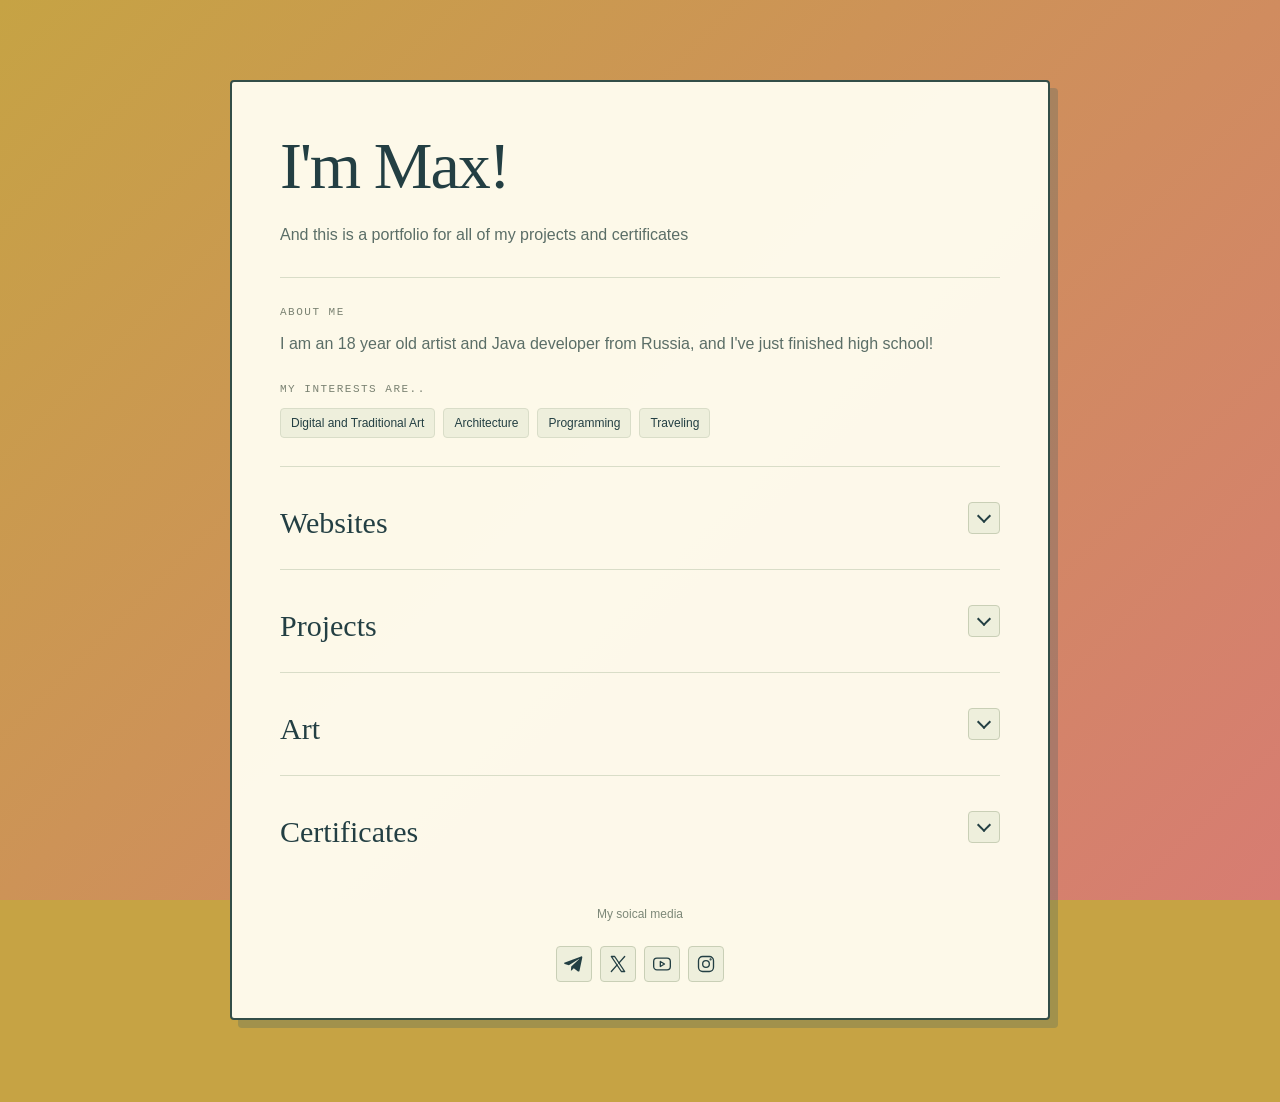
<file: index.html>
<!doctype html>
<html lang="en">
  <head>
    <meta charset="UTF-8">
    <meta name="viewport" content="width=device-width, initial-scale=1">
    <title>
      -..|..-|-.-.|-.-
    </title>
    <link rel="stylesheet" href="style.css">
  </head>
  <body>
    <main>
      <article class="card">
        <h1>
          I'm Max!
        </h1>
        <p>
          And this is a portfolio for all of my projects and certificates
        </p>
        <hr class="rule">
        <div class="label">
          About me
        </div>
        <p class="about-description">
          I am an 18 year old artist and Java developer from Russia, and I've just finished high school!
        </p>
        <div class="label">
          My interests are..
        </div>
        <div class="tags">
          <span>
            Digital and Traditional Art
          </span>
          <span>
            Architecture
          </span>
          <span>
            Programming
          </span>
          <span>
            Traveling
          </span>
        </div>
<div class="portfolio-grid">
          <details class="category" id="websites">
            <summary>
              <span class="category-heading">
                <span class="category-title" id="websites-title">Websites</span>
              </span>
              <span class="category-toggle" aria-hidden="true"></span>
            </summary>
            <div class="category-content">
              <p>Some of my HTML and JavaScript web projects</p>
              <div class="website-list">
                <article class="portfolio-entry website-panel">
                  <div class="website-image">
                    <img src="assets/catalog.png" alt="Catalog website preview" loading="lazy">
                  </div>
                  <div class="website-info">
                    <h3>Phaleristics collection</h3>
                    <p>A catalog of my father's orders, medals, and badges collection with descriptions (WIP)</p>
                    <a class="website-link" href="https://phaleristics.site" target="_blank" rel="noopener noreferrer">Visit website <span aria-hidden="true">&#8599;</span></a>
                  </div>
                  <p class="website-description-placeholder">This is a Java/HTML project featuring my father's entire collection of orders, medals, and badges from different eras and time periods. It took him years to acquire such a museum-level collection, where each award has its own history, and now, with my help, he can have it all sorted and marked in one system. This website not only allowed me to practice my coding skills, but also to learn more about the history of each individual award and document, and to immortalize my father's work and the memory of our ancestors.</p>
                </article>
                <article class="portfolio-entry website-panel">
                  <div class="website-image">
                    <img src="assets/dollweb.png" alt="Doll website preview" loading="lazy">
                  </div>
                  <div class="website-info">
                    <h3>Doll portfolio</h3>
                    <p>A showcase of my mother's doll collection and related projects</p>
                    <a class="website-link" href="https://mygrownchildhood.ru" target="_blank" rel="noopener noreferrer">Visit website <span aria-hidden="true">&#8599;</span></a>
                  </div>
                  <p class="website-description-placeholder">This website wasn't as complicated as the last, but definitely as meaningful. My mother has always had a compassion for vintage dolls; she put her entire soul into every single doll she restored and sewed clothes for, and this website gathers all of her work in one place.</p>
                </article>
                <article class="portfolio-entry website-panel">
                  <div class="website-image">
                    <img src="assets/tankmerge.png" alt="Tank Merge website preview" loading="lazy">
                  </div>
                  <div class="website-info">
                    <h3>Tank merge</h3>
                    <p>One of the first websites I made, a game about merging tanks and even multiplayer (WIP)</p>
                    <a class="website-link" href="https://github.com/uraniumduckie/Tank-Merge" target="_blank" rel="noopener noreferrer" >Coming soon <span aria-hidden="true">&#8599;</span></a>
                  </div>
                  <p class="website-description-placeholder">My most ambitious project to date, Tank Merge is a fun merging game with an exponential increase in difficulty with each newly unlocked tank. Multiplayer is currently in development, as I am planning to release this game on Steam sometime in the future.</p>
                </article>
              </div>
            </div>
          </details>

          <details class="category" id="projects">
            <summary>
              <span class="category-heading">
                <span class="category-title" id="projects-title">Projects</span>
              </span>
              <span class="category-toggle" aria-hidden="true"></span>
            </summary>
            <div class="category-content">
            <p>Experimenting and passion projects</p>
              <article class="portfolio-entry website-panel">
                <div class="website-image">
                  <img src="assets/blonks.png" alt="Blonks project image" loading="lazy">
                </div>
                <div class="website-info">
                  <h3>Blonks</h3>
                  <p>A Java modification for Minecraft I made with my friend</p>
                  <a class="website-link" href="https://modrinth.com/mod/blonks" target="_blank" rel="noopener noreferrer">View on Modrinth <span aria-hidden="true">&#8599;</span></a>
                </div>
              </article>
            </div>
          </details>

          <details class="category" id="art">
            <summary>
              <span class="category-heading">
                <span class="category-title" id="art-title">Art</span>
              </span>
              <span class="category-toggle" aria-hidden="true"></span>
            </summary>
            <div class="category-content">
              <p>Digital art and illustrations</p>
              <a class="portfolio-entry website-panel art-gallery-link" href="art.html">
                <div class="website-image">
                  <img src="assets/art.png" alt="Art gallery preview" loading="lazy">
                </div>
                <div class="website-info">
                  <h3>My art gallery</h3>
                  <p>Explore some of my commissions and personal artwork</p>
                  <span class="website-link">Explore the gallery <span aria-hidden="true">&#8599;</span></span>
                </div>
              </a>
            </div>
          </details>

          <details class="category" id="certificates">
            <summary>
              <span class="category-heading">
                <span class="category-title" id="certificates-title">Certificates</span>
              </span>
              <span class="category-toggle" aria-hidden="true"></span>
            </summary>
            <div class="category-content">
            <p>Some of my achievements</p>
              <article class="portfolio-entry website-panel">
                <div class="website-image">
                  <img src="assets/drive.png" alt="Google Drive" loading="lazy">
                </div>
                <div class="website-info">
                  <p>Browse my certificates and their translations on Google Drive</p>
                  <a class="website-link" href="https://drive.google.com/drive/folders/1BFfyhl0-Kaesabj_foMLACC0V4M0zdYt?usp=sharing" target="_blank" rel="noopener noreferrer">Open Google Drive <span aria-hidden="true">&#8599;</span></a>
                </div>
              </article>
            </div>
          </details>
        </div>

        <footer class="social-footer">
          <p class="note">My soical media</p>
          <nav class="social-links" aria-label="Social profiles">
            <a class="social-button" href="https://t.me/makieduckie" target="_blank" rel="noopener noreferrer" aria-label="Telegram profile" title="Telegram">
              <svg width="20" height="20" viewBox="0 0 24 24" fill="currentColor" aria-hidden="true"><path d="M21.9 4.5 18.6 20c-.25 1.1-.9 1.36-1.82.85l-5.03-3.71-2.43 2.34c-.27.27-.5.5-1.02.5l.36-5.12 9.33-8.43c.41-.36-.09-.56-.63-.2L5.83 13.49.86 11.94c-1.08-.34-1.1-1.08.23-1.6L20.52 2.85c.9-.33 1.68.2 1.38 1.65Z"/></svg>
            </a>
            <a class="social-button" href="https://x.com/uranium_duck" target="_blank" rel="noopener noreferrer" aria-label="X profile" title="X">
              <svg width="20" height="20" viewBox="0 0 24 24" fill="none" stroke="currentColor" stroke-width="1.6" stroke-linecap="round" stroke-linejoin="round" aria-hidden="true"><path d="M4 3h4l12 18h-4L4 3Z"/><path d="m20 3-7 8M4 21l7-8"/></svg>
            </a>
            <a class="social-button" href="https://www.youtube.com/@maks0123_" target="_blank" rel="noopener noreferrer" aria-label="YouTube profile" title="YouTube">
              <svg width="20" height="20" viewBox="0 0 24 24" fill="none" stroke="currentColor" stroke-width="1.6" stroke-linecap="round" stroke-linejoin="round" aria-hidden="true"><rect x="2" y="5" width="20" height="14" rx="4"/><path d="m10 9 5 3-5 3V9Z"/></svg>
            </a>
            <a class="social-button" href="https://www.instagram.com/makieduckie/" target="_blank" rel="noopener noreferrer" aria-label="Instagram profile" title="Instagram">
              <svg width="20" height="20" viewBox="0 0 24 24" fill="none" stroke="currentColor" stroke-width="1.6" stroke-linecap="round" stroke-linejoin="round" aria-hidden="true"><rect x="3" y="3" width="18" height="18" rx="5"/><circle cx="12" cy="12" r="4"/><circle cx="17.5" cy="6.5" r="0.5"/></svg>
            </a>
          </nav>
        </footer>
      </article>
    </main>
    <script src="sound.js"></script>
    <script src="accordion.js"></script>
  </body>
</html>
</file>
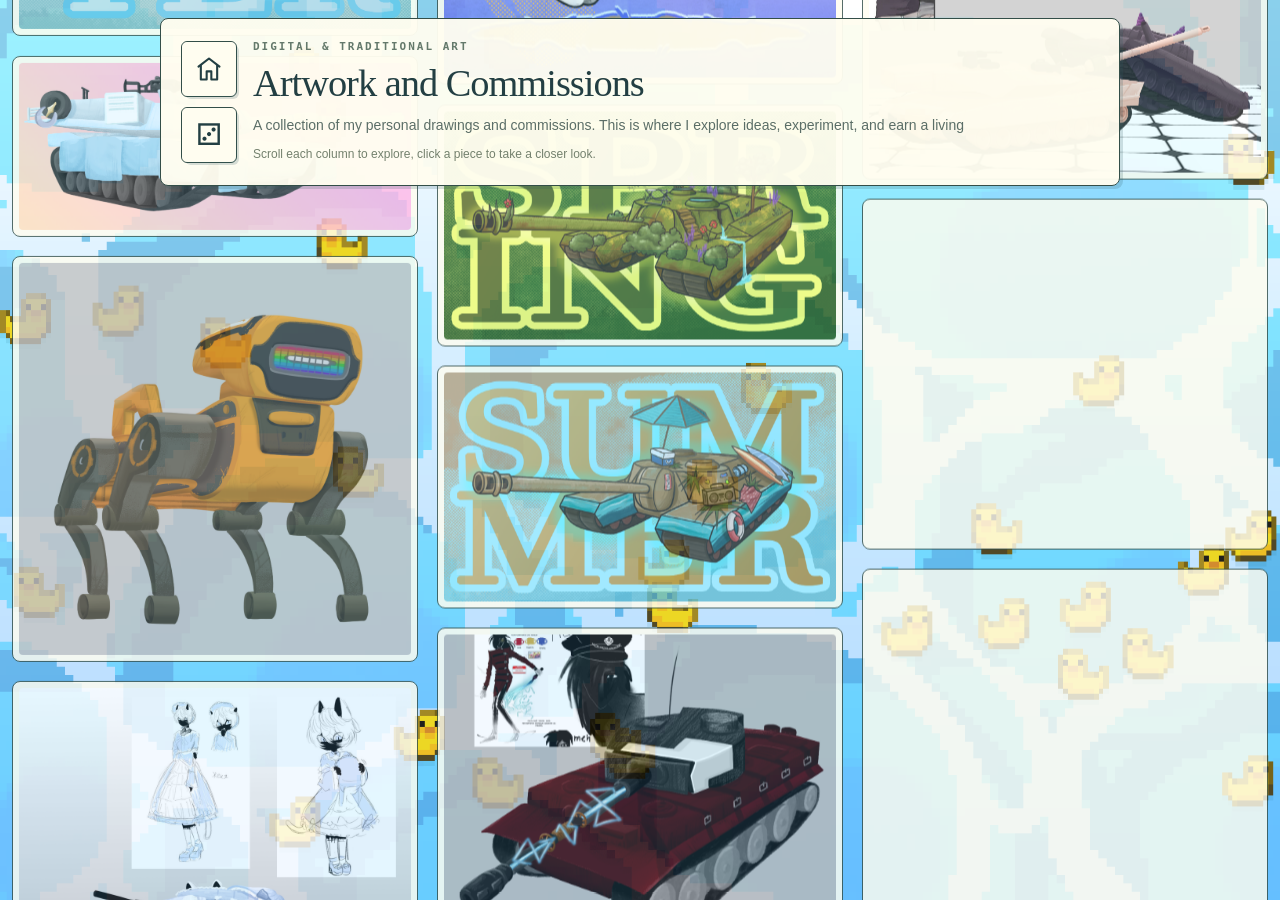
<file: art.html>
<!doctype html>
<html lang="en">
  <head>
    <meta charset="UTF-8">
    <meta name="viewport" content="width=device-width, initial-scale=1">
    <title>Max's Art Gallery</title>
    <link rel="stylesheet" href="style.css">
    <link rel="stylesheet" href="art.css">
  </head>
  <body class="art-page">
    <div id="art-pond" aria-hidden="true"></div>
    <header class="gallery-header">
      <nav class="gallery-actions" aria-label="Gallery controls">
        <a href="index.html?skipIntro=1" class="gallery-square" aria-label="Back to the pond" title="Back to the pond"><span class="gallery-button-icon" aria-hidden="true"><svg width="28" height="28" viewBox="0 0 24 24" fill="none" stroke="currentColor" stroke-width="1.8" stroke-linecap="round" stroke-linejoin="round"><path d="M3 10 12 3l9 7"></path><path d="M5 9v12h5v-7h4v7h5V9"></path></svg></span><span class="gallery-tag-viewport" aria-hidden="true"><span class="gallery-button-tag">Home</span></span></a>
        <button id="gallery-random" class="gallery-square" type="button" aria-label="Open random artwork" title="Open random artwork"><span class="gallery-button-icon" aria-hidden="true">&#9858;</span><span class="gallery-tag-viewport" aria-hidden="true"><span class="gallery-button-tag">I'm feeling lucky</span></span></button>
      </nav>
      <section class="gallery-context" aria-labelledby="gallery-title">
        <span class="eyebrow">Digital &amp; traditional art</span>
        <h1 id="gallery-title">Artwork and Commissions</h1>
        <p>A collection of my personal drawings and commissions. This is where I explore ideas, experiment, and earn a living</p>
        <p class="gallery-instructions">Scroll each column to explore, click a piece to take a closer look.</p>
      </section>

    </header>
    <main class="gallery" aria-label="Art gallery: three continuously scrolling columns">
      <div class="art-reel">
        <div class="art-track">
          <div class="art-sequence">
              <figure class="art-slot"><img src="art/abrams.png" alt="abrams" decoding="async"></figure>
              <figure class="art-slot"><img src="art/bd_dog.png" alt="bd dog" decoding="async"></figure>
              <figure class="art-slot"><img src="art/bt7.png" alt="bt7" decoding="async"></figure>
              <figure class="art-slot"><img src="art/chirstmas_collabpng.png" alt="chirstmas collabpng" decoding="async"></figure>
              <figure class="art-slot"><img src="art/deag2.png" alt="deag2" decoding="async"></figure>
              <figure class="art-slot"><img src="art/ekaterina.png" alt="ekaterina" decoding="async"></figure>
              <figure class="art-slot"><img src="art/gomeostaz.png" alt="gomeostaz" decoding="async"></figure>
              <figure class="art-slot"><img src="art/kv1.png" alt="kv1" decoding="async"></figure>
              <figure class="art-slot"><img src="art/luchs.png" alt="luchs" decoding="async"></figure>
              <figure class="art-slot"><img src="art/panthers.png" alt="panthers" decoding="async"></figure>
              <figure class="art-slot"><img src="art/panzerIV.png" alt="panzerIV" decoding="async"></figure>
              <figure class="art-slot"><img src="art/sherman.png" alt="sherman" decoding="async"></figure>
              <figure class="art-slot"><img src="art/su27.png" alt="su27" decoding="async"></figure>
              <figure class="art-slot"><img src="art/t55am.png" alt="t55am" decoding="async"></figure>
              <figure class="art-slot"><img src="art/tog2cmm.png" alt="tog2cmm" decoding="async"></figure>
              <figure class="art-slot"><img src="art/tutel.png" alt="tutel" decoding="async"></figure>
              <figure class="art-slot"><img src="art/wasp_in_jam.png" alt="wasp in jam" decoding="async"></figure>
              <figure class="art-slot"><img src="art/winter_b.png" alt="winter b" decoding="async"></figure>
          </div>
          <div class="art-sequence" aria-hidden="true">
              <figure class="art-slot"><img src="art/abrams.png" alt="abrams" decoding="async"></figure>
              <figure class="art-slot"><img src="art/bd_dog.png" alt="bd dog" decoding="async"></figure>
              <figure class="art-slot"><img src="art/bt7.png" alt="bt7" decoding="async"></figure>
              <figure class="art-slot"><img src="art/chirstmas_collabpng.png" alt="chirstmas collabpng" decoding="async"></figure>
              <figure class="art-slot"><img src="art/deag2.png" alt="deag2" decoding="async"></figure>
              <figure class="art-slot"><img src="art/ekaterina.png" alt="ekaterina" decoding="async"></figure>
              <figure class="art-slot"><img src="art/gomeostaz.png" alt="gomeostaz" decoding="async"></figure>
              <figure class="art-slot"><img src="art/kv1.png" alt="kv1" decoding="async"></figure>
              <figure class="art-slot"><img src="art/luchs.png" alt="luchs" decoding="async"></figure>
              <figure class="art-slot"><img src="art/panthers.png" alt="panthers" decoding="async"></figure>
              <figure class="art-slot"><img src="art/panzerIV.png" alt="panzerIV" decoding="async"></figure>
              <figure class="art-slot"><img src="art/sherman.png" alt="sherman" decoding="async"></figure>
              <figure class="art-slot"><img src="art/su27.png" alt="su27" decoding="async"></figure>
              <figure class="art-slot"><img src="art/t55am.png" alt="t55am" decoding="async"></figure>
              <figure class="art-slot"><img src="art/tog2cmm.png" alt="tog2cmm" decoding="async"></figure>
              <figure class="art-slot"><img src="art/tutel.png" alt="tutel" decoding="async"></figure>
              <figure class="art-slot"><img src="art/wasp_in_jam.png" alt="wasp in jam" decoding="async"></figure>
              <figure class="art-slot"><img src="art/winter_b.png" alt="winter b" decoding="async"></figure>
          </div>
        </div>
      </div>
      <div class="art-reel">
        <div class="art-track">
          <div class="art-sequence">
              <figure class="art-slot"><img src="art/amxelcbis.png" alt="amxelcbis" decoding="async"></figure>
              <figure class="art-slot"><img src="art/BIG_POSTER_PROJECT.png" alt="BIG POSTER PROJECT" decoding="async"></figure>
              <figure class="art-slot"><img src="art/Centurion.png" alt="Centurion" decoding="async"></figure>
              <figure class="art-slot"><img src="art/chuchel.png" alt="chuchel" decoding="async"></figure>
              <figure class="art-slot"><img src="art/doubletonkcmm.png" alt="doubletonkcmm" decoding="async"></figure>
              <figure class="art-slot"><img src="art/eye_tank.png" alt="eye tank" decoding="async"></figure>
              <figure class="art-slot"><img src="art/halloween.png" alt="halloween" decoding="async"></figure>
              <figure class="art-slot"><img src="art/kv2.png" alt="kv2" decoding="async"></figure>
              <figure class="art-slot"><img src="art/ms1.png" alt="ms1" decoding="async"></figure>
              <figure class="art-slot"><img src="art/panzer38t.png" alt="panzer38t" decoding="async"></figure>
              <figure class="art-slot"><img src="art/portal2collab.png" alt="portal2collab" decoding="async"></figure>
              <figure class="art-slot"><img src="art/spring_b.png" alt="spring b" decoding="async"></figure>
              <figure class="art-slot"><img src="art/summer_b.png" alt="summer b" decoding="async"></figure>
              <figure class="art-slot"><img src="art/tiger.png" alt="tiger" decoding="async"></figure>
              <figure class="art-slot"><img src="art/tortoise.png" alt="tortoise" decoding="async"></figure>
              <figure class="art-slot"><img src="art/tutel_detailed.png" alt="tutel detailed" decoding="async"></figure>
              <figure class="art-slot"><img src="art/watermlemon.png" alt="watermlemon" decoding="async"></figure>
          </div>
          <div class="art-sequence" aria-hidden="true">
              <figure class="art-slot"><img src="art/amxelcbis.png" alt="amxelcbis" decoding="async"></figure>
              <figure class="art-slot"><img src="art/BIG_POSTER_PROJECT.png" alt="BIG POSTER PROJECT" decoding="async"></figure>
              <figure class="art-slot"><img src="art/Centurion.png" alt="Centurion" decoding="async"></figure>
              <figure class="art-slot"><img src="art/chuchel.png" alt="chuchel" decoding="async"></figure>
              <figure class="art-slot"><img src="art/doubletonkcmm.png" alt="doubletonkcmm" decoding="async"></figure>
              <figure class="art-slot"><img src="art/eye_tank.png" alt="eye tank" decoding="async"></figure>
              <figure class="art-slot"><img src="art/halloween.png" alt="halloween" decoding="async"></figure>
              <figure class="art-slot"><img src="art/kv2.png" alt="kv2" decoding="async"></figure>
              <figure class="art-slot"><img src="art/ms1.png" alt="ms1" decoding="async"></figure>
              <figure class="art-slot"><img src="art/panzer38t.png" alt="panzer38t" decoding="async"></figure>
              <figure class="art-slot"><img src="art/portal2collab.png" alt="portal2collab" decoding="async"></figure>
              <figure class="art-slot"><img src="art/spring_b.png" alt="spring b" decoding="async"></figure>
              <figure class="art-slot"><img src="art/summer_b.png" alt="summer b" decoding="async"></figure>
              <figure class="art-slot"><img src="art/tiger.png" alt="tiger" decoding="async"></figure>
              <figure class="art-slot"><img src="art/tortoise.png" alt="tortoise" decoding="async"></figure>
              <figure class="art-slot"><img src="art/tutel_detailed.png" alt="tutel detailed" decoding="async"></figure>
              <figure class="art-slot"><img src="art/watermlemon.png" alt="watermlemon" decoding="async"></figure>
          </div>
        </div>
      </div>
      <div class="art-reel">
        <div class="art-track">
          <div class="art-sequence">
              <figure class="art-slot"><img src="art/autumn_b.png" alt="autumn b" decoding="async"></figure>
              <figure class="art-slot"><img src="art/bombers.png" alt="bombers" decoding="async"></figure>
              <figure class="art-slot"><img src="art/chima.png" alt="chima" decoding="async"></figure>
              <figure class="art-slot"><img src="art/cloudtest.png" alt="cloudtest" decoding="async"></figure>
              <figure class="art-slot"><img src="art/dtiys2.png" alt="dtiys2" decoding="async"></figure>
              <figure class="art-slot"><img src="art/famas_contest.png" alt="famas contest" decoding="async"></figure>
              <figure class="art-slot"><img src="art/karkarplny.png" alt="karkarplny" decoding="async"></figure>
              <figure class="art-slot"><img src="art/leopard.png" alt="leopard" decoding="async"></figure>
              <figure class="art-slot"><img src="art/onigiri.png" alt="onigiri" decoding="async"></figure>
              <figure class="art-slot"><img src="art/panzerIII.png" alt="panzerIII" decoding="async"></figure>
              <figure class="art-slot"><img src="art/sashik_dtiys.png" alt="sashik dtiys" decoding="async"></figure>
              <figure class="art-slot"><img src="art/sticker.png" alt="sticker" decoding="async"></figure>
              <figure class="art-slot"><img src="art/t3485.png" alt="t3485" decoding="async"></figure>
              <figure class="art-slot"><img src="art/toaster.png" alt="toaster" decoding="async"></figure>
              <figure class="art-slot"><img src="art/tsar_tank.png" alt="tsar tank" decoding="async"></figure>
              <figure class="art-slot"><img src="art/tutel_poster.png" alt="tutel poster" decoding="async"></figure>
              <figure class="art-slot"><img src="art/why.png" alt="why" decoding="async"></figure>
          </div>
          <div class="art-sequence" aria-hidden="true">
              <figure class="art-slot"><img src="art/autumn_b.png" alt="autumn b" decoding="async"></figure>
              <figure class="art-slot"><img src="art/bombers.png" alt="bombers" decoding="async"></figure>
              <figure class="art-slot"><img src="art/chima.png" alt="chima" decoding="async"></figure>
              <figure class="art-slot"><img src="art/cloudtest.png" alt="cloudtest" decoding="async"></figure>
              <figure class="art-slot"><img src="art/dtiys2.png" alt="dtiys2" decoding="async"></figure>
              <figure class="art-slot"><img src="art/famas_contest.png" alt="famas contest" decoding="async"></figure>
              <figure class="art-slot"><img src="art/karkarplny.png" alt="karkarplny" decoding="async"></figure>
              <figure class="art-slot"><img src="art/leopard.png" alt="leopard" decoding="async"></figure>
              <figure class="art-slot"><img src="art/onigiri.png" alt="onigiri" decoding="async"></figure>
              <figure class="art-slot"><img src="art/panzerIII.png" alt="panzerIII" decoding="async"></figure>
              <figure class="art-slot"><img src="art/sashik_dtiys.png" alt="sashik dtiys" decoding="async"></figure>
              <figure class="art-slot"><img src="art/sticker.png" alt="sticker" decoding="async"></figure>
              <figure class="art-slot"><img src="art/t3485.png" alt="t3485" decoding="async"></figure>
              <figure class="art-slot"><img src="art/toaster.png" alt="toaster" decoding="async"></figure>
              <figure class="art-slot"><img src="art/tsar_tank.png" alt="tsar tank" decoding="async"></figure>
              <figure class="art-slot"><img src="art/tutel_poster.png" alt="tutel poster" decoding="async"></figure>
              <figure class="art-slot"><img src="art/why.png" alt="why" decoding="async"></figure>
          </div>
        </div>
      </div>
    </main>
    <script src="art-ducks.js"></script>
    <script src="gallery-scroll.js"></script>
    <dialog class="art-lightbox" aria-label="Enlarged artwork">
      <button class="lightbox-close" type="button" aria-label="Close enlarged artwork">&times;</button>
      <img class="lightbox-image" alt="">
    </dialog>
    <script src="gallery-lightbox.js"></script>
  </body>
</html>
</file>
<file: style.css>
* {
  box-sizing: border-box
}
body {
  margin: 0;
  color: #233f43;
  font-family: Segoe UI, Arial, sans-serif;
  background: #c6a344 linear-gradient(135deg, #c6a344 0%, #d77c72 100%) center/cover fixed;
  min-height: 100svh
}
main {
  position: relative;
  min-height: 100svh;
  display: grid;
  place-items: center;
  padding: 80px 22px
}
.card {
  width: min(100%, 820px);
  background: #fffdf0f5;
  border: 2px solid #334e48;
  box-shadow: 8px 8px 0 #315e6340;
  padding: 48px 48px 36px;
  border-radius: 4px
}
.eyebrow {
  text-transform: uppercase;
  font: 700 11px/1.5 monospace;
  letter-spacing: 2px;
  color: #64796b
}
.hello {
  display: inline-block;
  background: #f4df77;
  padding: 7px 12px;
  border: 1px solid #a3924b;
  transform: rotate(-3deg);
  font: 14px monospace;
  margin: 24px 0 12px
}
h1 {
  font-family: Georgia, serif;
  font-weight: normal;
  letter-spacing: -2px;
  font-size: clamp(44px, 9vw, 66px);
  margin: 0 0 18px;
  line-height: 1.1
}
p {
  line-height: 1.8;
  font-size: 16px;
  color: #5b6e67;
  margin: 0 0 24px
}
.rule {
  border: 0;
  border-top: 1px solid #d9ddc8;
  margin: 28px 0
}
.label {
  font: 11px monospace;
  letter-spacing: 1.5px;
  text-transform: uppercase;
  color: #7a8272
}
.tags {
  display: flex;
  gap: 8px;
  flex-wrap: wrap;
  margin-top: 13px
}
.tags span {
  font-size: 12px;
  padding: 7px 10px;
  background: #eeefdc;
  border: 1px solid #d9ddc8;
  border-radius: 4px
}
.note {
  font-size: 12px;
  margin: 26px 0 0;
  color: #7d8878
}
.top {
  position: fixed;
  top: 24px;
  left: 28px;
  font: bold 13px monospace;
  letter-spacing: 1px;
  z-index: 2
}

button {
  cursor: pointer;
  background: #fffdf0;
  border: 1px solid #334e48;
  border-radius: 4px;
  color: #233f43;
  padding: 10px 14px
}
button:hover {
  background: #f4df77
}
button:focus-visible {
  outline: 3px solid #233f43;
  outline-offset: 3px
}
@media(max-width: 600px) {
  .card {
    padding: 32px 26px
  }
  .top {
    left: 22px;
    top: 20px
  }

}

.about-description {
  margin-top: 12px;
}

.category-number,
.entry-label,
.entry-detail {
  font: 11px/1.6 monospace;
  color: #64796b;
}

.portfolio-grid {
  display: grid;
  grid-template-columns: 1fr;
  gap: 0;
  margin-top: 28px;
}

.category {
  min-width: 0;
  scroll-margin-top: 28px;
  padding: 28px 0;
  border-top: 1px solid #d9ddc8;
}

.category-number {
  letter-spacing: 0.4px;
}

.category-title {
  font: normal 30px/1.2 Georgia, serif;
  display: block;
  margin-top: 10px;
}

.category-content > p {
  font-size: 14px;
  min-height: 0;
  margin-bottom: 16px;
}

.portfolio-entry {
  padding: 20px;
  background: #f4f3e5;
  border: 1px solid #d9ddc8;
  border-radius: 4px;
  min-height: 0;
}

.placeholder-entry {
  border-style: dashed;
}

.entry-label {
  text-transform: uppercase;
  letter-spacing: 1px;
}

.portfolio-entry h3 {
  font-size: 16px;
  line-height: 1.5;
  margin: 12px 0 8px;
}

.portfolio-entry p {
  font-size: 14px;
  margin-bottom: 16px;
}

@media (max-width: 800px) {
  .portfolio-grid {
    grid-template-columns: 1fr;
    gap: 0;
  }

  .category-content > p {
    min-height: 0;
  }

  .portfolio-entry {
    min-height: 0;
  }
}

.category summary {
  display: flex;
  align-items: center;
  justify-content: space-between;
  gap: 20px;
  cursor: pointer;
  list-style: none;
}

.category summary::-webkit-details-marker {
  display: none;
}

.category summary:hover .category-title {
  color: #638171;
}

.category summary:focus-visible {
  outline: 3px solid #233f43;
  outline-offset: 8px;
  border-radius: 2px;
}

.category-toggle {
  flex-shrink: 0;
  display: grid;
  place-items: center;
  width: 32px;
  height: 32px;
  border: 1px solid #c9cfb6;
  border-radius: 4px;
  background: #eeefdc;
  font: 22px/1 monospace;
}

.category-toggle::before {
  content: "";
  display: block;
  width: 8px;
  height: 8px;
  border-top: 2px solid currentColor;
  border-left: 2px solid currentColor;
  transform: translateY(-2px) rotate(225deg);
  transition: transform 200ms ease;
}

.category.is-expanded .category-toggle::before {
  transform: translateY(2px) rotate(45deg);
}

.category-content {
  padding-top: 18px;
}

@media (prefers-reduced-motion: reduce) {
  .category-toggle::before {
    transition: none;
  }
}

button:disabled {
  opacity: 0.45;
  cursor: default;
}

button:disabled:hover {
  background: #fffdf0;
}

.website-list {
  display: grid;
  gap: 14px;
}

.website-panel {
  display: flex;
  align-items: center;
  gap: 22px;
}

.website-image {
  flex: 0 0 112px;
  width: 112px;
  aspect-ratio: 1;
  border-radius: 8px;
  border: 1px solid #c9cfb6;
  background: #e4ead7;
  color: #869780;
  display: grid;
  place-items: center;
  overflow: hidden;
  font: 26px Georgia, serif;
}

.website-image img {
  width: 100%;
  height: 100%;
  object-fit: cover;
}

.website-info {
  min-width: 0;
}

.website-info h3 {
  margin-top: 0;
}

.website-info p {
  margin-bottom: 10px;
}

.website-link {
  color: #355e50;
  font-size: 13px;
  text-decoration: underline;
  text-underline-offset: 4px;
}

.website-link[href]:hover {
  color: #172f28;
}

.website-link:focus-visible {
  outline: 2px solid #233f43;
  outline-offset: 4px;
}

@media (max-width: 480px) {
  .website-panel {
    gap: 14px;
    padding: 14px;
  }

  .website-image {
    flex-basis: 72px;
    width: 72px;
  }
}

.art-gallery-link {
  display: flex;
  color: inherit;
  text-decoration: none;
  transition: background 180ms ease;
}

.art-gallery-link:hover {
  background: #eeefdc;
}

.art-gallery-link:focus-visible {
  outline: 3px solid #233f43;
  outline-offset: 4px;
}

.profile-figure {
  float: right;
  width: 200px;
  margin: 0 0 20px 28px;
}

.profile-photo {
  display: block;
  width: 100%;
  height: auto;
  aspect-ratio: 4 / 3;
  object-fit: cover;
  border-radius: 10px;
  border: 1px solid #c9cfb6;
}

.profile-figure figcaption {
  margin-top: 8px;
  text-align: center;
  color: #64796b;
  font: 12px/1.5 monospace;
}

.card > .rule {
  clear: both;
}

@media (max-width: 600px) {
  .profile-figure {
    width: 140px;
    margin-left: 16px;
  }
}

/* Slim, muted scrollbar that blends into the warm background. */
html {
  background: #c6a344 linear-gradient(135deg, #c6a344 0%, #d77c72 100%) center / cover fixed;
  scrollbar-width: thin;
  scrollbar-color: #72554866 transparent;
}

::-webkit-scrollbar {
  width: 8px;
  height: 8px;
}

::-webkit-scrollbar-track,
::-webkit-scrollbar-corner {
  background: transparent;
}

::-webkit-scrollbar-thumb {
  background: #72554866;
  border: 2px solid transparent;
  border-radius: 8px;
  background-clip: padding-box;
}

::-webkit-scrollbar-thumb:hover {
  background-color: #72554899;
}

.social-footer {
  margin-top: 30px;
  padding-top: 26px;
  border-top: 1px solid #d9ddc8;
}

.social-links {
  display: flex;
  flex-wrap: wrap;
  gap: 10px;
  margin-top: 16px;
}

.social-button {
  display: inline-flex;
  align-items: center;
  gap: 9px;
  padding: 12px 16px;
  border: 1px solid #c9cfb6;
  border-radius: 6px;
  background: #eeefdc;
  color: #233f43;
  font-size: 13px;
  text-decoration: none;
  transition: background 180ms ease, transform 180ms ease;
}

.social-button[href]:hover {
  background: #e0e6ce;
  transform: translateY(-2px);
}

.social-button:focus-visible {
  outline: 3px solid #233f43;
  outline-offset: 3px;
}

@media (max-width: 480px) {
  .social-links { display: grid; grid-template-columns: 1fr 1fr; }
  .social-button { padding: 12px; }
}

.social-footer {
  display: flex;
  flex-direction: column;
  align-items: center;
  justify-content: center;
  gap: 20px;
  margin-top: 26px;
  padding-top: 0;
  border-top: 0;
}

.social-footer p {
  margin: 0;
  text-align: center;
}

.social-footer .social-links {
  display: flex;
  flex-wrap: nowrap;
  gap: 8px;
  margin: 0;
  flex-shrink: 0;
}

.social-footer .social-button {
  display: grid;
  place-items: center;
  width: 36px;
  height: 36px;
  padding: 0;
  border-radius: 4px;
}

@media (max-width: 480px) {
  .social-footer { gap: 12px; flex-wrap: wrap; }
  .social-footer .social-links { margin-inline: auto; }
}
</file>
<file: art.css>
html:has(.art-page) {
  background: #8eddf3 url('assets/background.png') center / cover fixed;
}

.art-page {
  background: #8eddf3 url('assets/background.png') center / cover fixed;
  overflow: hidden;
  height: 100svh;
}

#art-pond {
  position: fixed;
  inset: 0;
  overflow: hidden;
  pointer-events: none;
}

.art-duck {
  position: absolute;
  width: clamp(34px, 4vw, 58px);
  height: auto;
  image-rendering: pixelated;
  will-change: transform;
  filter: drop-shadow(0 5px 0 #287b8c20);
}

.gallery-header {
  position: fixed;
  top: 18px;
  left: 18px;
  right: 18px;
  z-index: 2;
  display: flex;
  justify-content: space-between;
  align-items: center;
  pointer-events: none;
}

.gallery-header > * {
  pointer-events: auto;
  background: #fffdf0f5;
  border: 1px solid #334e48;
  border-radius: 4px;
  padding: 12px 16px;
  color: #233f43;
  font: 12px monospace;
  box-shadow: 3px 3px 0 #315e6330;
}

.gallery-back {
  text-decoration: none;
}

.gallery-back:focus-visible {
  outline: 3px solid #233f43;
  outline-offset: 4px;
}

main.gallery {
  display: grid;
  grid-template-columns: repeat(3, minmax(0, 1fr));
  gap: clamp(8px, 1.5vw, 24px);
  width: 100%;
  height: 100svh;
  min-height: 0;
  padding: 0 12px;
  overflow: hidden;
  align-items: start;
}

.art-reel {
  height: 100%;
  min-width: 0;
  overflow: hidden;
}

.art-track {
  animation: reel-down 75s linear infinite;
  will-change: transform;
}

.art-reel:nth-child(2) .art-track {
  animation-duration: 88s;
  animation-delay: -26.7s;
}

.art-reel:nth-child(3) .art-track {
  animation-duration: 81s;
  animation-delay: -51.4s;
}

.art-sequence {
  display: flex;
  flex-direction: column;
  gap: clamp(8px, 1.5vw, 24px);
  padding-bottom: clamp(8px, 1.5vw, 24px);
}

.art-slot {
  flex-shrink: 0;
  margin: 0;
  padding: 6px;
  border: 1px solid #334e48;
  border-radius: 8px;
  background: #fffdf0;
  opacity: 0.82;
  transition: opacity 250ms ease;
  overflow: hidden;
}

.art-slot img {
  display: block;
  width: 100%;
  height: auto;
  border-radius: 4px;
  transition: transform 300ms ease;
}

.gallery-paused .art-track {
  animation-play-state: paused;
}

@keyframes reel-down {
  from { transform: translateY(-50%); }
  to { transform: translateY(0); }
}

@media (max-width: 600px) {
  main.gallery { padding: 0 6px; }
  .art-slot { padding: 3px; }
  .gallery-header { top: 10px; left: 10px; right: 10px; }
  .gallery-header > * { padding: 10px; font-size: 11px; }
}

@media (hover: hover) {
  .art-reel:has(.art-slot:hover) .art-track {
    animation-play-state: paused;
  }

  .art-slot:hover {
    opacity: 1;
  }

  .art-slot:hover img {
    transform: scale(1.04);
  }
}

@media (prefers-reduced-motion: reduce) {
  .art-slot,
  .art-slot img {
    transition: none;
  }
}

.art-reel {
  touch-action: none;
  overscroll-behavior: contain;
}

.art-reel.is-browsing .art-track,
.art-reel:focus-visible .art-track {
  animation-play-state: paused;
}

.art-reel:focus-visible {
  outline: 3px solid #233f43;
  outline-offset: -3px;
}

.art-page {
  display: flex;
  flex-direction: column;
}

.gallery-header {
  position: relative;
  inset: auto;
  flex: 0 0 auto;
  margin: 12px;
  padding: 22px 26px;
  gap: 24px;
  background: #fffdf0f5;
  border: 1px solid #334e48;
  border-radius: 8px;
  box-shadow: 3px 3px 0 #315e6330;
}

.gallery-header > * {
  background: none;
  border: 0;
  padding: 0;
  box-shadow: none;
}

.gallery-context {
  max-width: 780px;
}

.gallery-context h1 {
  margin: 6px 0 10px;
  font-size: clamp(26px, 3vw, 40px);
  letter-spacing: -1px;
}

.gallery-context p {
  margin: 0;
  font: 14px/1.65 'Segoe UI', Arial, sans-serif;
}

.gallery-context .gallery-instructions {
  margin-top: 8px;
  font-size: 12px;
  color: #74816e;
}

.gallery-actions {
  display: flex;
  flex-direction: column;
  flex-shrink: 0;
  align-items: stretch;
  gap: 14px;
  text-align: center;
}

main.gallery {
  flex: 1 1 0;
  height: auto;
}

@media (max-width: 600px) {
  .gallery-header {
    inset: auto;
    margin: 6px;
    padding: 14px;
    flex-direction: column;
    align-items: stretch;
    gap: 12px;
    max-height: 45svh;
    overflow-y: auto;
  }

  .gallery-actions {
    flex-direction: row;
    align-items: center;
    justify-content: space-between;
  }

  .gallery-context p { font-size: 12px; }
  .gallery-context .gallery-instructions { font-size: 11px; }
}

.gallery-header {
  position: fixed;
  inset: 18px auto auto 50%;
  transform: translateX(-50%);
  width: min(880px, calc(100% - 36px));
  margin: 0;
  padding: 20px 24px;
  pointer-events: none;
}

.gallery-header > * {
  pointer-events: auto;
}

main.gallery {
  flex: none;
  height: 100svh;
}

@media (max-width: 600px) {
  .gallery-header {
    inset: 10px auto auto 50%;
    width: calc(100% - 28px);
    margin: 0;
    padding: 14px;
    max-height: 42svh;
    pointer-events: auto;
  }
}

.art-slot img { cursor: zoom-in; }
.art-slot img:focus-visible { outline: 3px solid #233f43; outline-offset: -3px; }

.art-lightbox {
  position: fixed;
  inset: 0;
  width: 100%;
  height: 100%;
  max-width: none;
  max-height: none;
  margin: 0;
  padding: 48px 24px;
  border: 0;
  background: transparent;
  overflow: hidden;
}

.art-lightbox[open] {
  display: flex;
  align-items: center;
  justify-content: center;
}

.art-lightbox::backdrop {
  background: #081719d9;
  backdrop-filter: blur(4px);
}

.lightbox-image {
  display: block;
  max-width: min(1200px, 94vw);
  max-height: 86svh;
  width: auto;
  height: auto;
  object-fit: contain;
  border-radius: 8px;
  box-shadow: 0 16px 70px #0008;
}

.lightbox-close {
  position: absolute;
  top: 16px;
  right: 18px;
  z-index: 1;
  width: 40px;
  height: 40px;
  padding: 0;
  font: 28px/1 sans-serif;
}

.art-lightbox::backdrop {
  transition: background 320ms ease, backdrop-filter 320ms ease;
}

.art-lightbox.is-closing::backdrop {
  background: transparent;
  backdrop-filter: blur(0);
}

.art-lightbox.is-closing .lightbox-close {
  opacity: 0;
  transition: opacity 150ms ease;
}

.gallery-header {
  inset: 18px 18px auto;
  transform: none;
  width: auto;
  padding: 0;
  margin: 0;
  border: 0;
  background: transparent;
  box-shadow: none;
  flex-direction: row;
  align-items: start;
  max-height: none;
  overflow: visible;
  pointer-events: none;
}

.gallery-actions {
  flex-direction: row;
  gap: 10px;
}

.gallery-actions .gallery-square,
.gallery-header > #gallery-pause {
  display: grid;
  place-items: center;
  background: #fffdf0f5;
  border: 1px solid #334e48;
  border-radius: 6px;
  color: #233f43;
  box-shadow: 3px 3px 0 #315e6330;
  text-decoration: none;
}

.gallery-actions .gallery-square {
  width: 48px;
  height: 48px;
  padding: 0;
  font: 26px/1 sans-serif;
}

.gallery-header > #gallery-pause {
  padding: 12px 16px;
}

.gallery-square:hover { background: transparent; }
.gallery-square:focus-visible { outline: 3px solid #233f43; outline-offset: 3px; }

.gallery-header {
  inset: 18px auto auto 50%;
  transform: translateX(-50%);
  width: min(960px, calc(100% - 36px));
  display: grid;
  grid-template-columns: 48px minmax(0, 880px) auto;
  gap: 16px;
  align-items: start;
}

.gallery-actions {
  flex-direction: column;
}

.gallery-header > .gallery-context {
  max-width: none;
  padding: 20px 24px;
  background: #fffdf0f5;
  border: 1px solid #334e48;
  border-radius: 8px;
  box-shadow: 3px 3px 0 #315e6330;
}

@media (max-width: 700px) {
  .gallery-header {
    inset: 10px auto auto 50%;
    width: calc(100% - 20px);
    grid-template-columns: 40px minmax(0, 1fr);
    gap: 10px;
  }

  .gallery-actions .gallery-square {
    width: 40px;
    height: 40px;
  }

  .gallery-header > .gallery-context {
    padding: 14px;
    max-height: 38svh;
    overflow-y: auto;
  }

  .gallery-header > #gallery-pause {
    grid-column: 2;
    justify-self: end;
    padding: 10px 12px;
  }
}

.gallery-header {
  padding: 20px;
  background: #fffdf0f5;
  border: 1px solid #334e48;
  border-radius: 8px;
  box-shadow: 3px 3px 0 #315e6330;
}

.gallery-header > .gallery-context {
  padding: 0;
  background: transparent;
  border: 0;
  border-radius: 0;
  box-shadow: none;
}

@media (max-width: 700px) {
  .gallery-header {
    padding: 14px;
  }

  .gallery-header > .gallery-context {
    padding: 0;
  }
}

.gallery-header {
  grid-template-columns: 56px minmax(0, 880px) auto;
}

.gallery-actions {
  align-self: center;
}

.gallery-actions .gallery-square {
  width: 56px;
  height: 56px;
  font-size: 30px;
}

@media (max-width: 700px) {
  .gallery-header {
    grid-template-columns: 48px minmax(0, 1fr);
  }

  .gallery-actions .gallery-square {
    width: 48px;
    height: 48px;
    font-size: 28px;
  }
}

.gallery-header {
  grid-template-columns: 56px minmax(0, 1fr);
}

@media (max-width: 700px) {
  .gallery-header { grid-template-columns: 48px minmax(0, 1fr); }
}

.gallery-actions .gallery-square {
  position: relative;
  overflow: visible;
}

.gallery-button-icon {
  display: inline-block;
  transition: transform 350ms cubic-bezier(0.2, 0.8, 0.2, 1);
}

.gallery-square:is(:hover, :focus-visible) .gallery-button-icon {
  transform: rotate(360deg);
}

@media (prefers-reduced-motion: reduce) {
  .gallery-button-icon {
    transition: none;
  }
}

.gallery-actions .gallery-square {
  isolation: isolate;
  background: transparent;
  box-shadow: none;
}

.gallery-square::before {
  content: "";
  position: absolute;
  inset: 0;
  z-index: 1;
  border-radius: inherit;
  background: #fffdf0;
  box-shadow: 3px 3px 0 #315e6330;
  pointer-events: none;
}

.gallery-square:hover::before {
  background: #fffdf0;
}

.gallery-button-icon {
  position: relative;
  z-index: 2;
  display: grid;
  place-items: center;
}

.gallery-tag-viewport {
  position: absolute;
  top: -1px;
  bottom: -1px;
  right: calc(100% - 3px);
  width: 180px;
  overflow: hidden;
  pointer-events: none;
  z-index: 0;
}

.gallery-tag-viewport .gallery-button-tag {
  position: absolute;
  inset: 0 0 0 auto;
  display: flex;
  align-items: center;
  width: max-content;
  max-width: 100%;
  padding: 0 18px 0 14px;
  border: 1px solid #334e48;
  border-radius: 6px 0 0 6px;
  background: #fffdf0;
  color: #233f43;
  font: 12px/1.4 monospace;
  white-space: nowrap;
  box-shadow: none;
  clip-path: none;
  opacity: 1;
  transform: translateX(100%);
  transition: transform 280ms cubic-bezier(0.2, 0.8, 0.2, 1);
}

.gallery-square:is(:hover, :focus-visible) .gallery-tag-viewport .gallery-button-tag {
  transform: translateX(0);
}

@media (prefers-reduced-motion: reduce) {
  .gallery-tag-viewport .gallery-button-tag { transition: none; }
}
</file>
